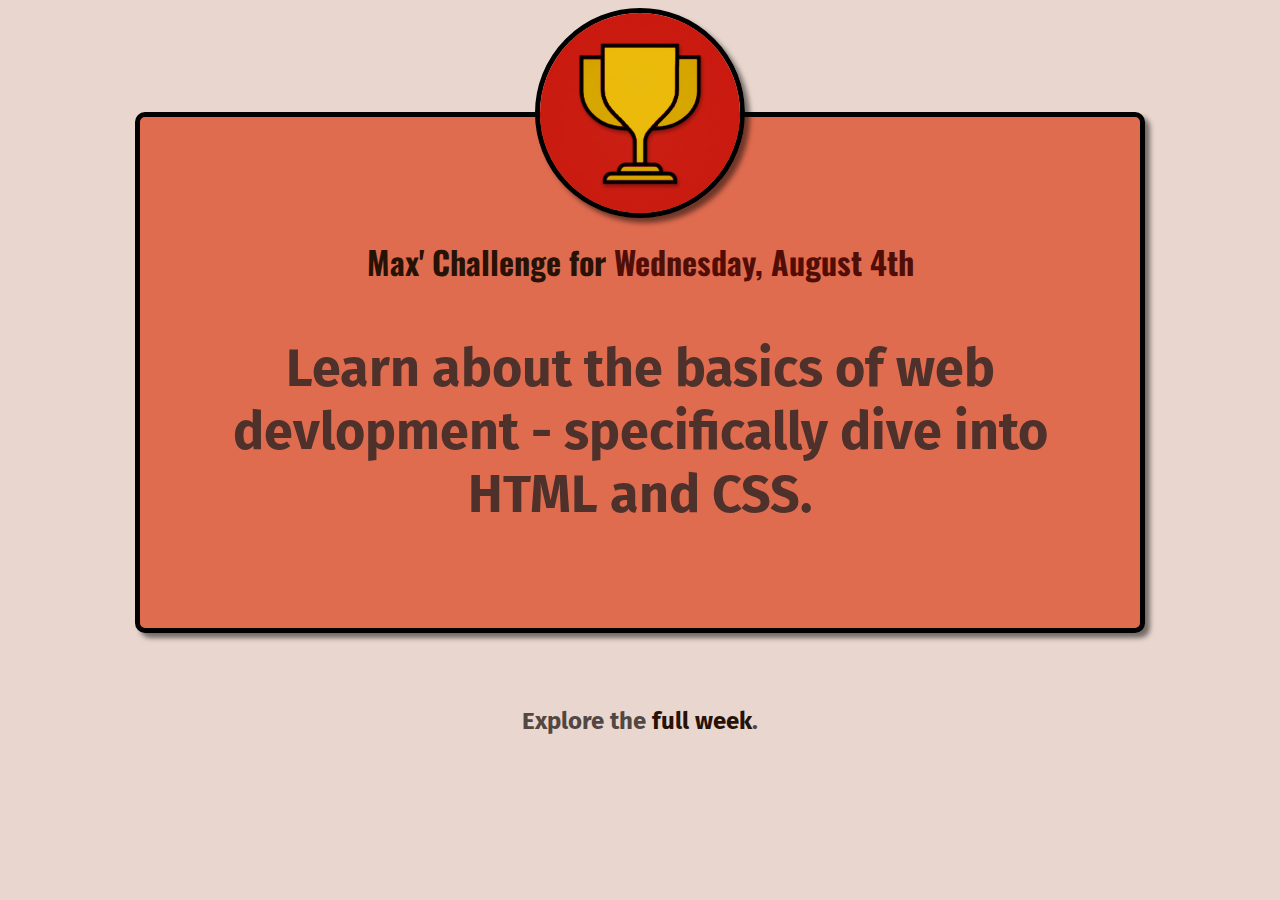
<file: 01-daily-challenge-site/index.html>
<!DOCTYPE html>
<html lang="en">

</html>
<html>

<head>
    <title>My Daily Challenge</title>
    <link rel="stylesheet" href="css/style.css">
</head>

<body>
    <img src="image/challenges-trophy.jpg" alt="challenges-trophy">
    <div id="box">
        <h1>
            Max' Challenge for <span>Wednesday, August 4th</span>
        </h1>
        <p id="todays-challenge">
            Learn about the basics of web devlopment - specifically dive into HTML and CSS.
        </p>
    </div>
    <p id="footer">
        Explore the  <a href="full-week.html">full week</a>.
    </p>
</body>

</html>
</file>
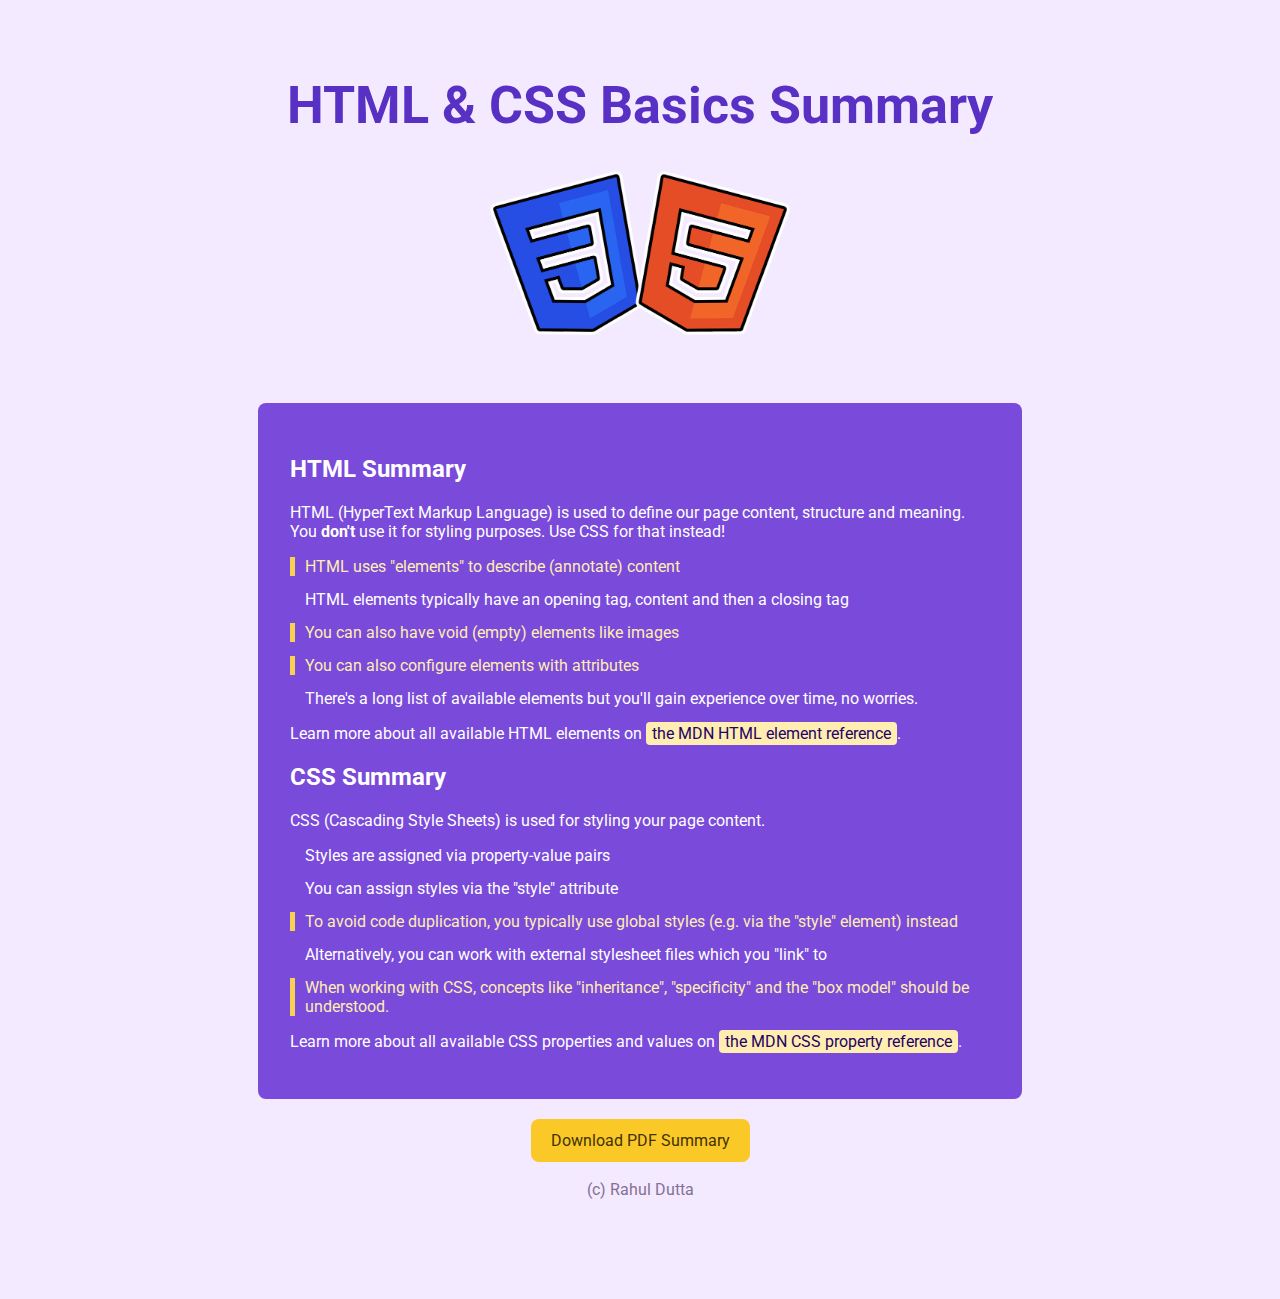
<file: 02-html-css-basic summary-site/index.html>
<!DOCTYPE html>
<html lang="en">

<head>
    <meta charset="UTF-8">
    <meta http-equiv="X-UA-Compatible" content="IE=edge">
    <meta name="viewport" content="width=device-width, initial-scale=1.0">
    <title>HTML & CSS Basics Summary</title>
    <link rel="stylesheet" href="css/style.css">
</head>

<body>

    <header>
        <h1>HTML & CSS Basics Summary</h1>
        <img src="images/html-css.png" alt="html-css">
    </header>
    <main>
        <section>
            <h2>HTML Summary</h2>
            <p>HTML (HyperText Markup Language) is used to define our page content, structure and meaning. You
                <strong>don't</strong> use it for styling purposes. Use CSS for that instead!
            </p>
            <ul id="html-list">
                <li class="extra-important">
                    HTML uses "elements" to describe (annotate) content
                </li>
                <li>
                    HTML elements typically have an opening tag, content and then a
                    closing tag
                </li>
                <li class="extra-important">
                    You can also have void (empty) elements like images
                </li>
                <li class="extra-important">
                    You can also configure elements with attributes
                </li>
                <li>
                    There's a long list of available elements but you'll gain experience
                    over time, no worries.
                </li>
            </ul>
            <p>
                Learn more about all available HTML elements on
                <a href="https://developer.mozilla.org/en-US/docs/Web/HTML/Element">the MDN HTML element reference</a>.
            </p>
        </section>
        <section>
            <h2>CSS Summary</h2>
            <p>
                CSS (Cascading Style Sheets) is used for styling your page content.
            </p>
            <ul id="css-list">
                <li>Styles are assigned via property-value pairs</li>
                <li>You can assign styles via the "style" attribute</li>
                <li class="extra-important">
                    To avoid code duplication, you typically use global styles (e.g. via
                    the "style" element) instead
                </li>
                <li>
                    Alternatively, you can work with external stylesheet files which you
                    "link" to
                </li>
                <li class="extra-important">
                    When working with CSS, concepts like "inheritance", "specificity"
                    and the "box model" should be understood.
                </li>
            </ul>
            <p>
                Learn more about all available CSS properties and values on
                <a href="https://developer.mozilla.org/en-US/docs/Web/CSS/Reference">the MDN CSS property reference</a>.
            </p>
        </section>
    </main>
    <footer>
        <a href="pdfs/html-css-basics-summary.pdf" target="_blank">Download PDF Summary</a>
        <p>(c) Rahul Dutta</p>
    </footer>



</body>

</html>
</file>
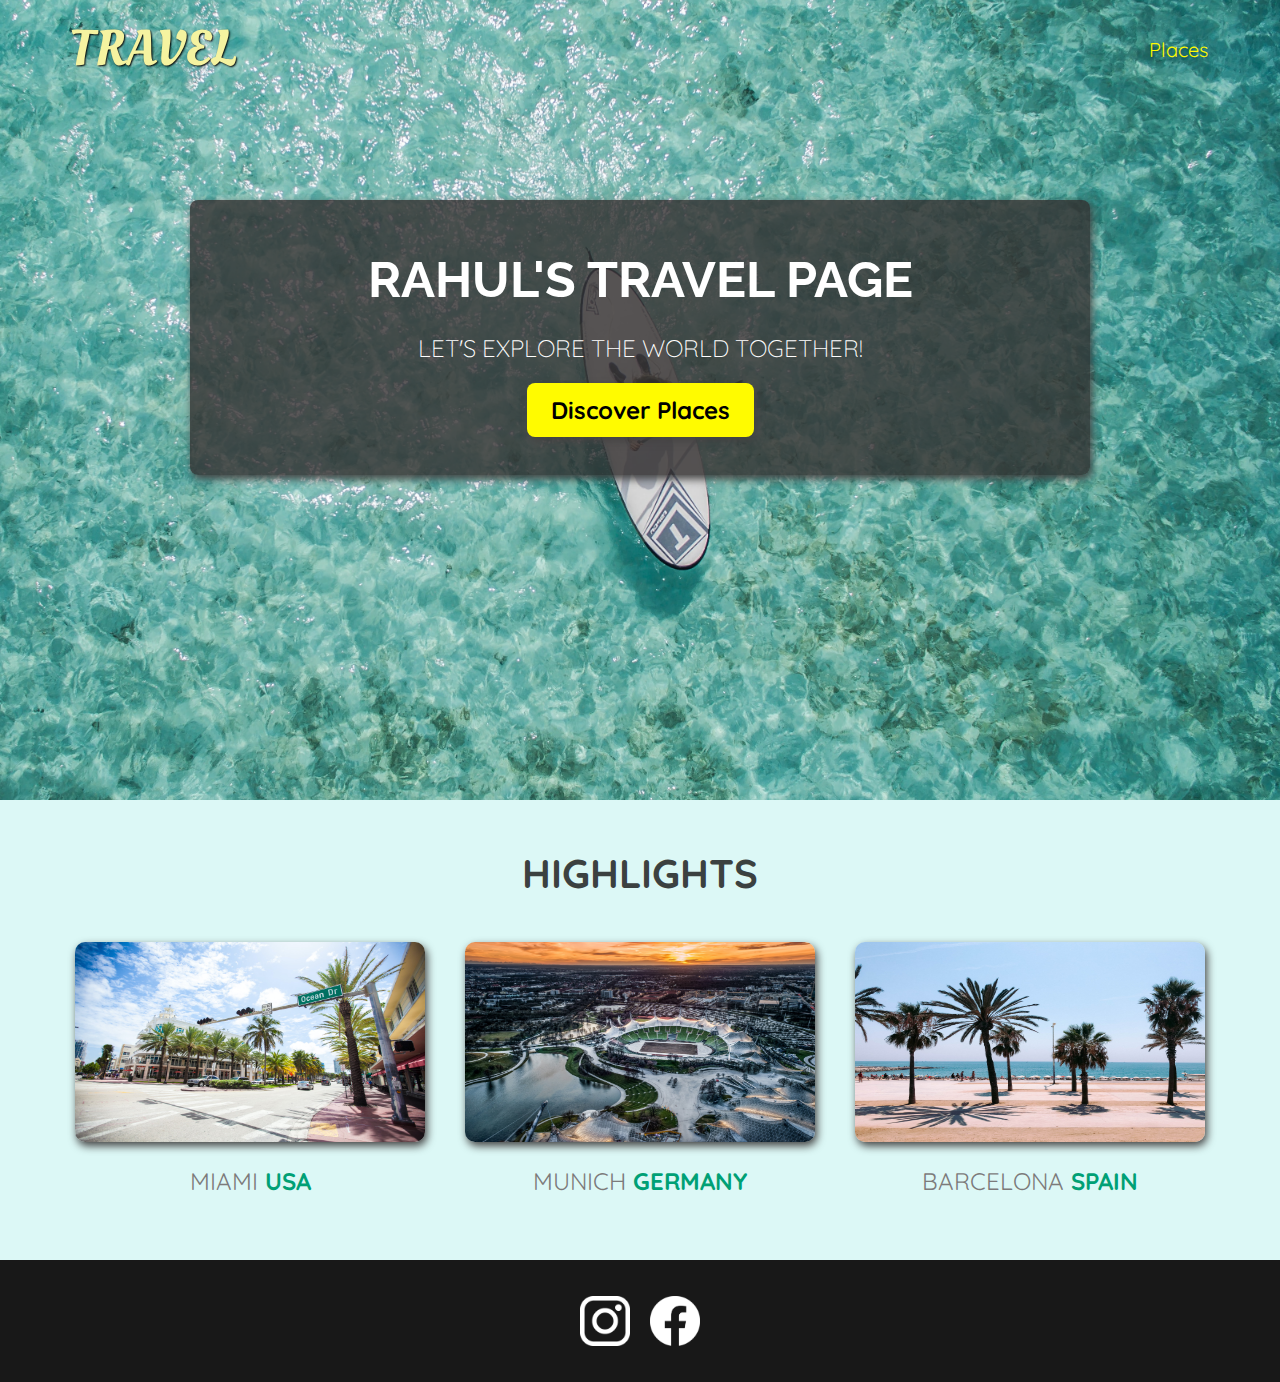
<file: 03-travel-goals/index.html>
<!DOCTYPE html>
<html lang="en">

<head>
    <link
        href="https://fonts.googleapis.com/css2?family=Raleway:wght@700&family=Oleo+Script:wght@700&family=Quicksand:wght@300;500&display=swap"
        rel="stylesheet" />
    <meta charset="UTF-8">
    <title>Travel</title>
    <link rel="stylesheet" href="shared.css">
    <link rel="stylesheet" href="styles.css">
</head>

<body>

    <header>
        <div id="page-logo">
            <a href="index.html">Travel</a>
        </div>
        <nav>
            <ul>
                <li><a href="places.html">Places</a></li>
            </ul>
        </nav>
    </header>

    <main>

        <section id="hero">

            <div id="hero-content">
                <h1>Rahul's Travel Page</h1>
                <p>Let's explore the world together!</p>
                <a href="places.html">Discover Places</a>
            </div>

        </section>

        <section id="highlights">
            <h2>Highlights</h2>
            <ul id="destinations">
                <li class="destination">
                    <img src="images/places/miami.jpg" alt="miami">
                    <p>Miami <strong>USA</strong></p>
                </li>
                <li class="destination">
                    <img src="images/places/munich.jpg" alt="munich">
                    <p>Munich <strong>Germany</strong></p>
                </li>
                <li class="destination">
                    <img src="images/places/barcelona.jpg" alt="barcelona">
                    <p>Barcelona <strong>Spain</strong></p>
                </li>
            </ul>
        </section>
    </main>

    <footer>
        <ul>
            <li>
                <a href="#">
                    <img src="images/icons/insta.png" alt="instagram">
                </a>
            </li>
            <li>
                <a href="#">
                    <img src="images/icons/facebook.png" alt="facebook">
                </a>
            </li>
        </ul>
    </footer>

    



</body>

</html>
</file>
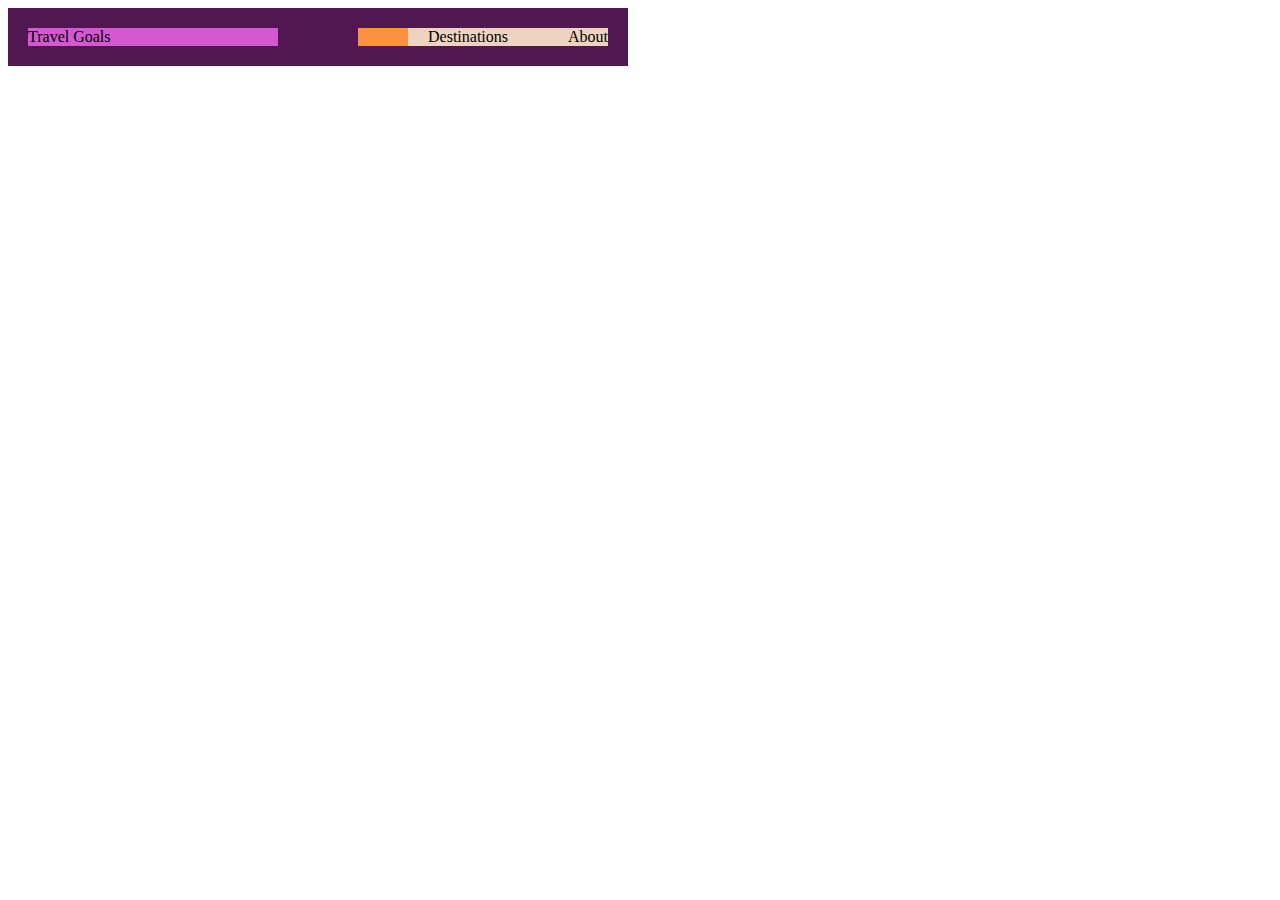
<file: 04-flex-box-intro/index.html>
<!DOCTYPE html>
<html lang="en">

<head>
  <meta charset="UTF-8" />
  <link rel="stylesheet" href="styles.css" />
  <title>Flexbox</title>
</head>

<body>
  
  <header id="container">
    <div>
      <p>Travel Goals</p>
    </div>
    <nav>
      <ul>
        <li>Destinations</li>
        <li>About</li>
      </ul>
    </nav>
  </header>

</body>

</html>
</file>
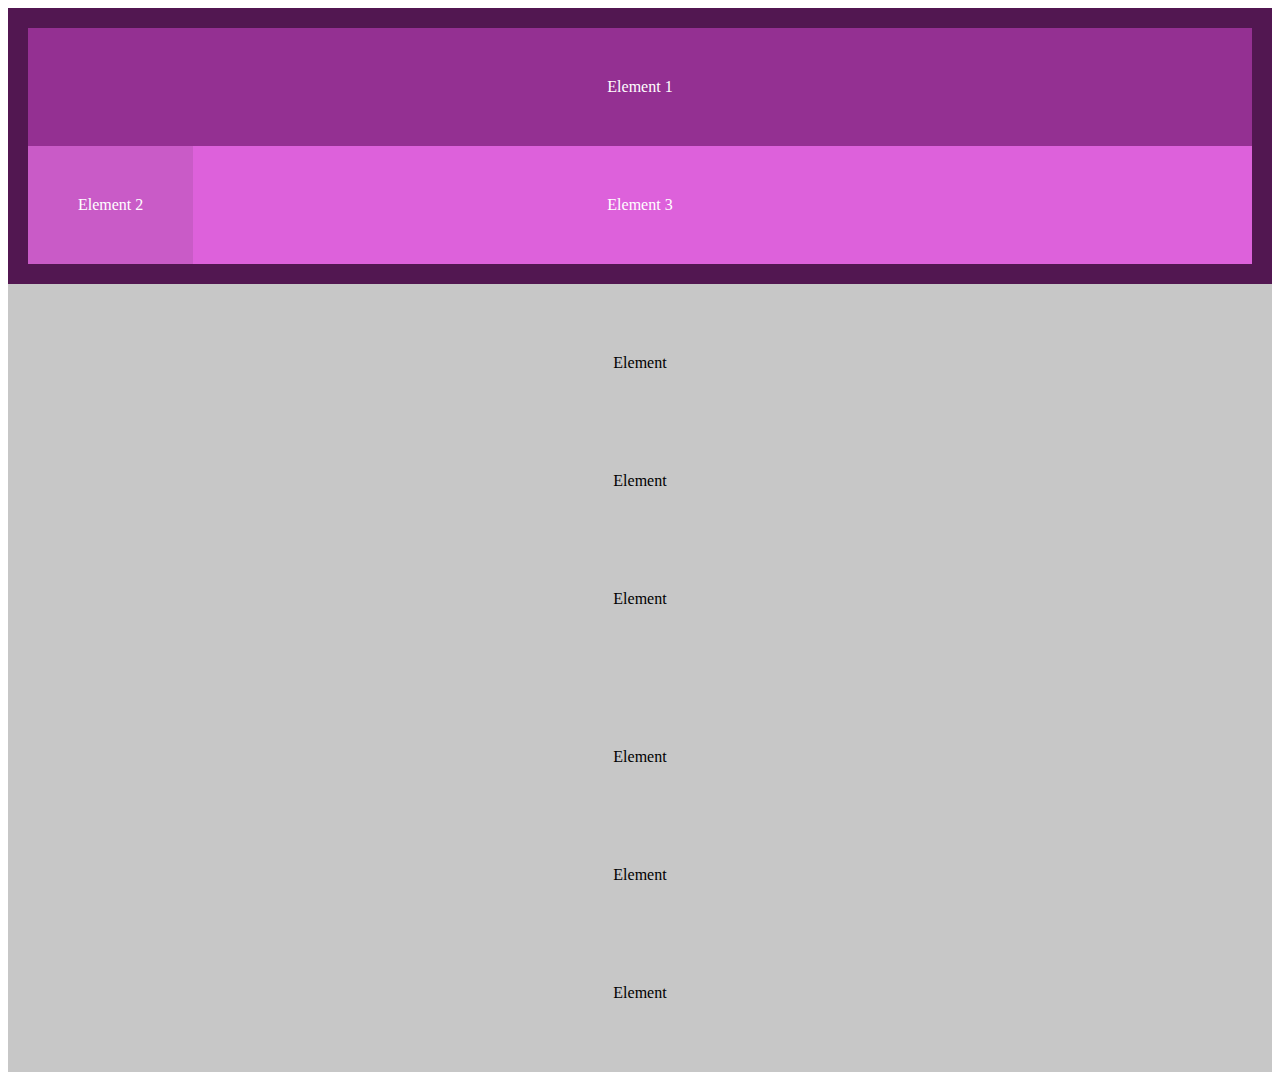
<file: 05-understanding-position/index.html>
<!DOCTYPE html>
<html lang="en">
  <head>
    <meta charset="UTF-8" />
    <link rel="stylesheet" href="styles.css">
    <title>Position</title>
  </head>
  <body>

    
    <div id="container">
      <p id="one">Element 1</p>
      <p id="two">Element 2</p>
      <p id="three">Element 3</p>
    </div>



    <div>
      <p>Element</p>
      <p>Element</p>
      <p>Element</p>
    </div>
    <div>
      <p>Element</p>
      <p>Element</p>
      <p>Element</p>
    </div>
  </body>
</html>
</file>
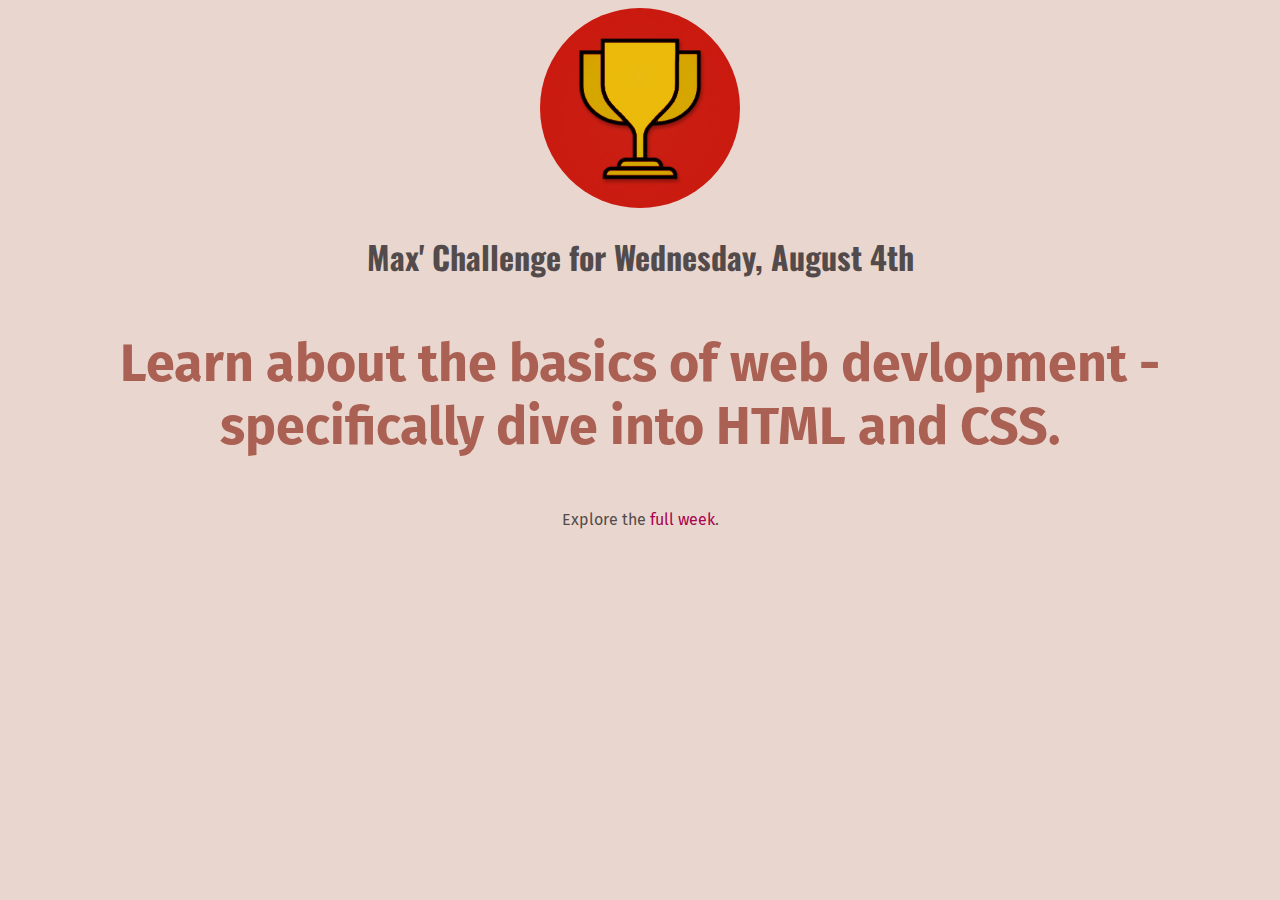
<file: 1.0/index.html>
<!DOCTYPE html>
<html lang="en">

</html>
<html>

<head>
    <title>My Daily Challenge</title>
    <link rel="stylesheet" href="style.css">
</head>

<body>
    <img src="challenges-trophy.jpg" alt="challenges-trophy">
    <h1>
        Max' Challenge for Wednesday, August 4th
    </h1>
    <p id="todays-challenge">
        Learn about the basics of web devlopment - specifically dive into HTML and CSS.
    </p>
    <p>
        Explore the  <a href="full-week.html">full week</a>.
    </p>
</body>

</html>
</file>
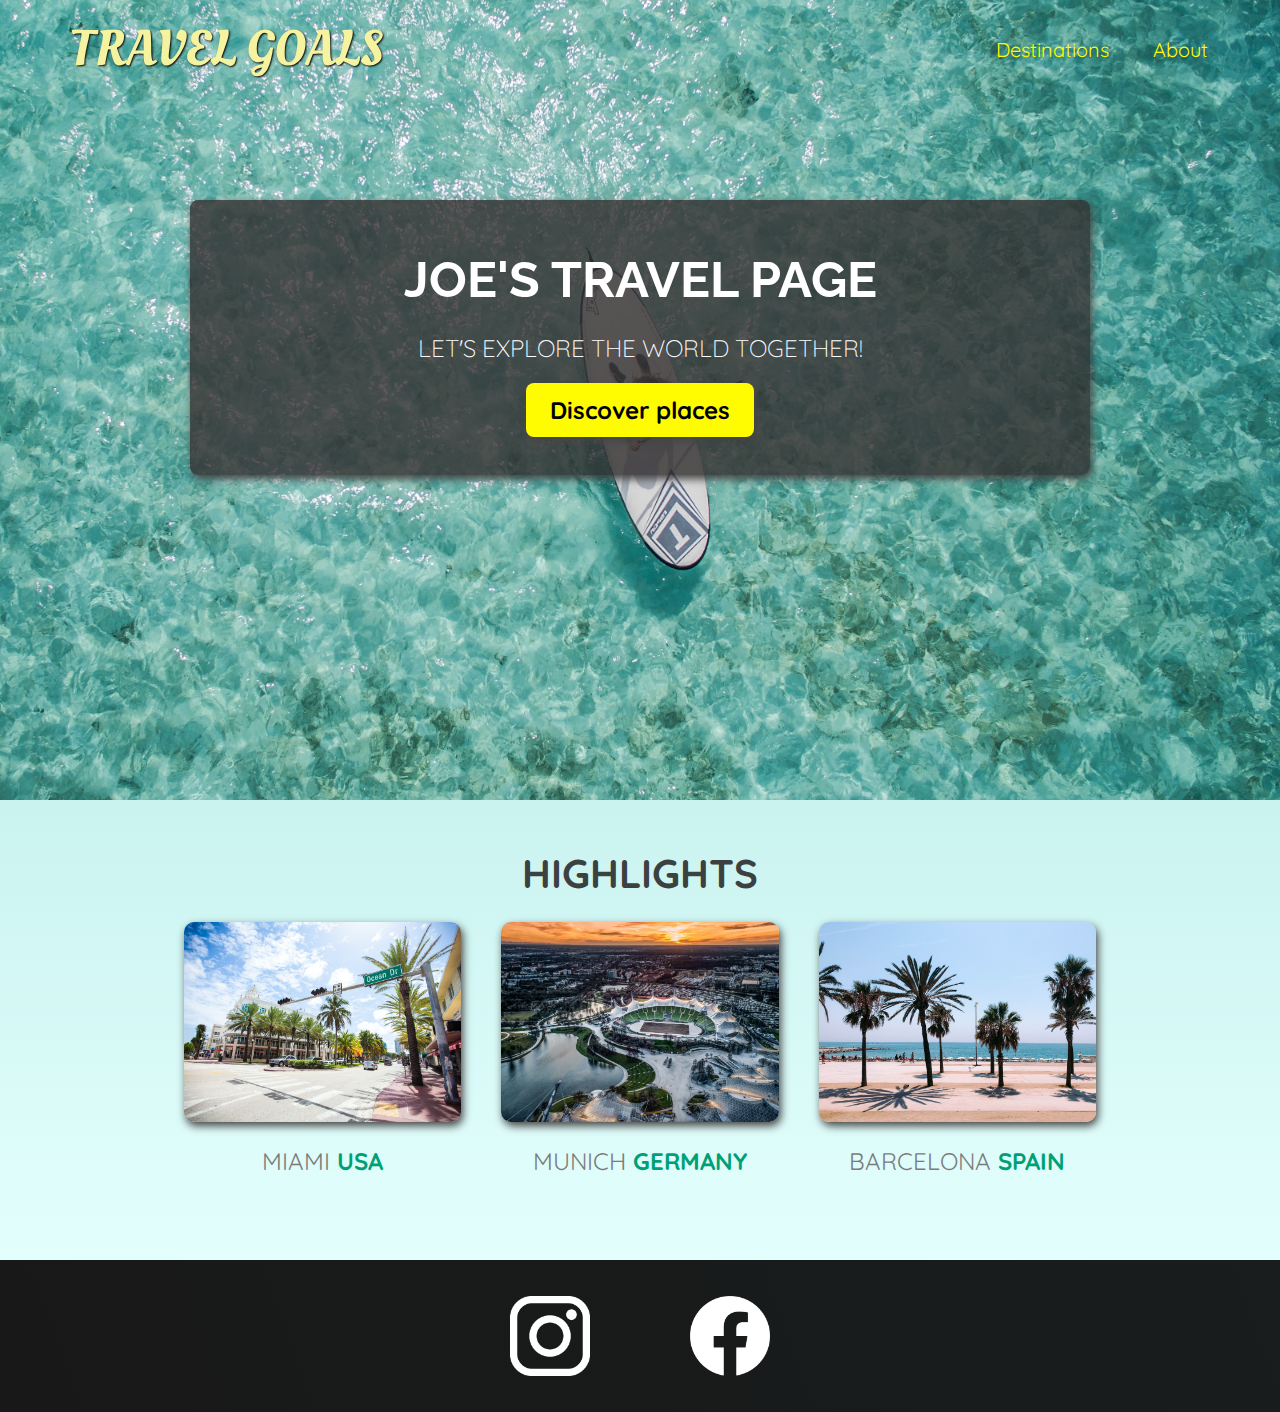
<file: 17-finished-code/index.html>
<!DOCTYPE html>
<html lang="en">

<head>
  <meta charset="UTF-8" />
  <link
    href="https://fonts.googleapis.com/css2?family=Raleway:wght@700&family=Oleo+Script:wght@700&family=Quicksand:wght@300;500&display=swap"
    rel="stylesheet" />
  <link rel="stylesheet" href="shared.css" />
  <link rel="stylesheet" href="styles.css" />
  <title>Travel Goals</title>
</head>

<body>
  <header>
    <div id="page-logo">
      <a href="/index.html">Travel Goals</a>
    </div>
    <nav>
      <ul>
        <li><a href="/places.html">Destinations</a></li>
        <li><a href="">About</a></li>
      </ul>
    </nav>
  </header>
  <main>
    <section id="hero">
      <div id="hero-content">
        <h1>Joe's Travel Page</h1>
        <p>Let's explore the world together!</p>
        <a href="/places.html">Discover places</a>
      </div>
    </section>
    <section id="highlights">
      <h2>Highlights</h2>
      <ul id="destinations">
        <li class="destination">
          <img src="images/places/miami.jpg" alt="Miami streets on sunny day" />
          <p>Miami <strong>USA</strong></p>
        </li>
        <li class="destination">
          <img src="images/places/munich.jpg" alt="Munich stadium in winter" />
          <p>Munich <strong>Germany</strong></p>
        </li>
        <li class="destination">
          <img src="images/places/barcelona.jpg" alt="Palm beach in Barcelona" />
          <p>Barcelona <strong>Spain</strong></p>
        </li>
      </ul>
    </section>
  </main>
  <footer>
    <ul>
      <li>
        <a href="https://www.instagram.com">
          <img src="images/icons/insta.png" alt="Instagram logo" /></a>
      </li>
      <li>
        <a href="https://www.facebook.com">
          <img src="images/icons/facebook.png" alt="Facebook logo" /></a>
      </li>
    </ul>
  </footer>
</body>

</html>
</file>
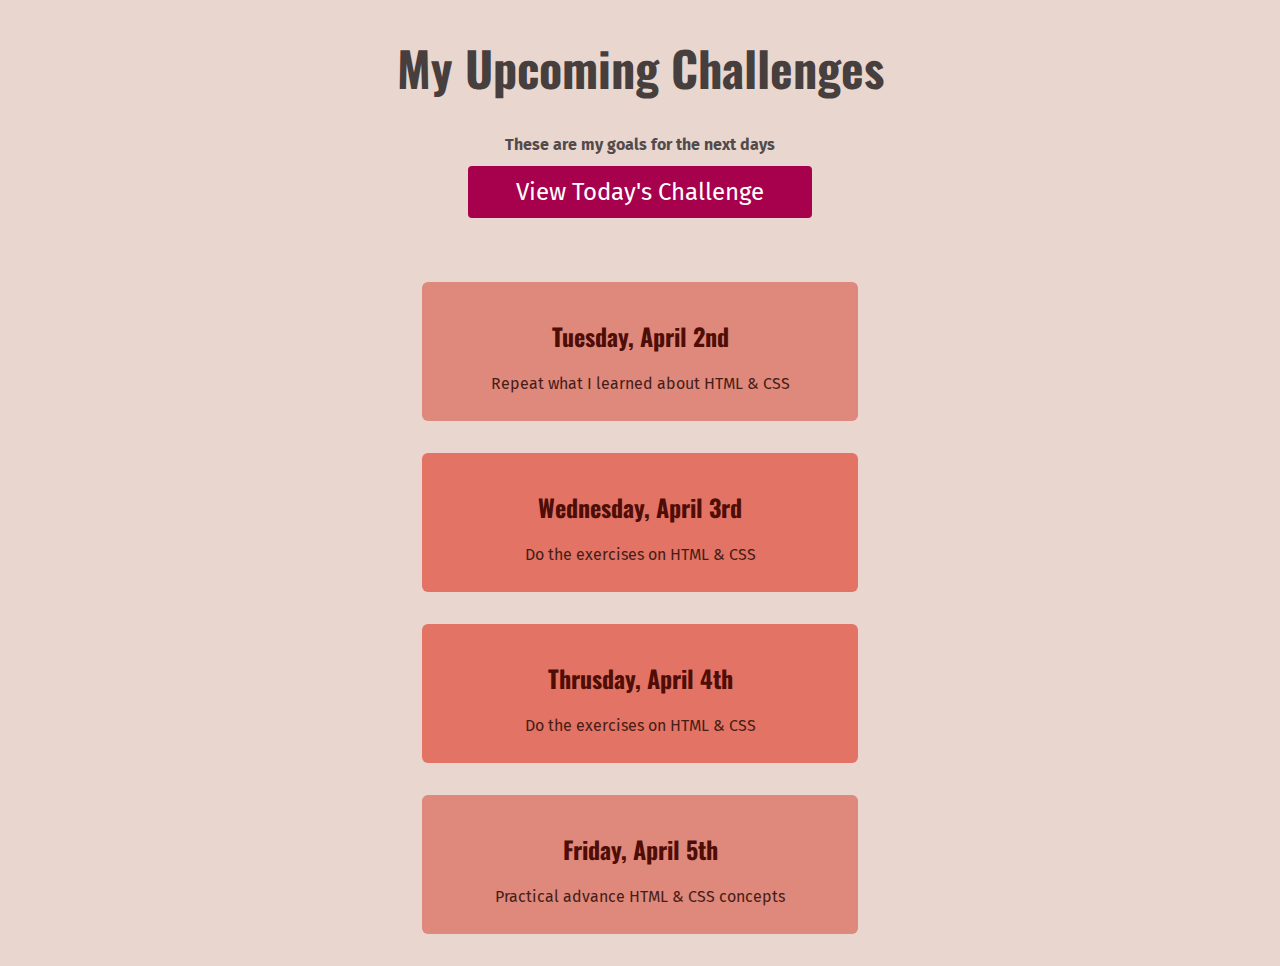
<file: 01-daily-challenge-site/full-week.html>
<!DOCTYPE html>
<html lang="en">

<head>
    <meta charset="UTF-8">
    <title>My Upcoming Challenges</title>
    <link rel="stylesheet" href="css/style.css">
    <link rel="stylesheet" href="css/full-week.css">
</head>

<body>
    <header>
        <h1>My Upcoming Challenges</h1>
        <p id="description">These are my goals for the next days</p>
        <a href="index.html">View Today's Challenge</a>
    </header>
    <main>
        <ol>
            <li>
                <h2>Tuesday, April 2nd</h2>
                <p class="daily-goal">Repeat what I learned about HTML & CSS</p>
            </li>
            <li class="highlight-goal">
                <h2>Wednesday, April 3rd</h2>
                <p class="daily-goal">Do the exercises on HTML & CSS</p>
            </li>
            <li class="highlight-goal">
                <h2>Thrusday, April 4th</h2>
                <p class="daily-goal">Do the exercises on HTML & CSS</p>
            </li>
            <li>
                <h2>Friday, April 5th</h2>
                <p class="daily-goal">Practical advance HTML & CSS concepts</p>
            </li>

        </ol>
    </main>
    <footer>
        
    </footer>
    


    <!-- <ol>
        <li>Monday</li>
        <li>Tuesday</li>
        <li>Wednesday</li>
    </ol>

    <ul>
        <li>Apples</li>
        <li>Bananas</li>
        <li>Tomatoes</li>
    </ul> -->

</body>

</html>
</file>
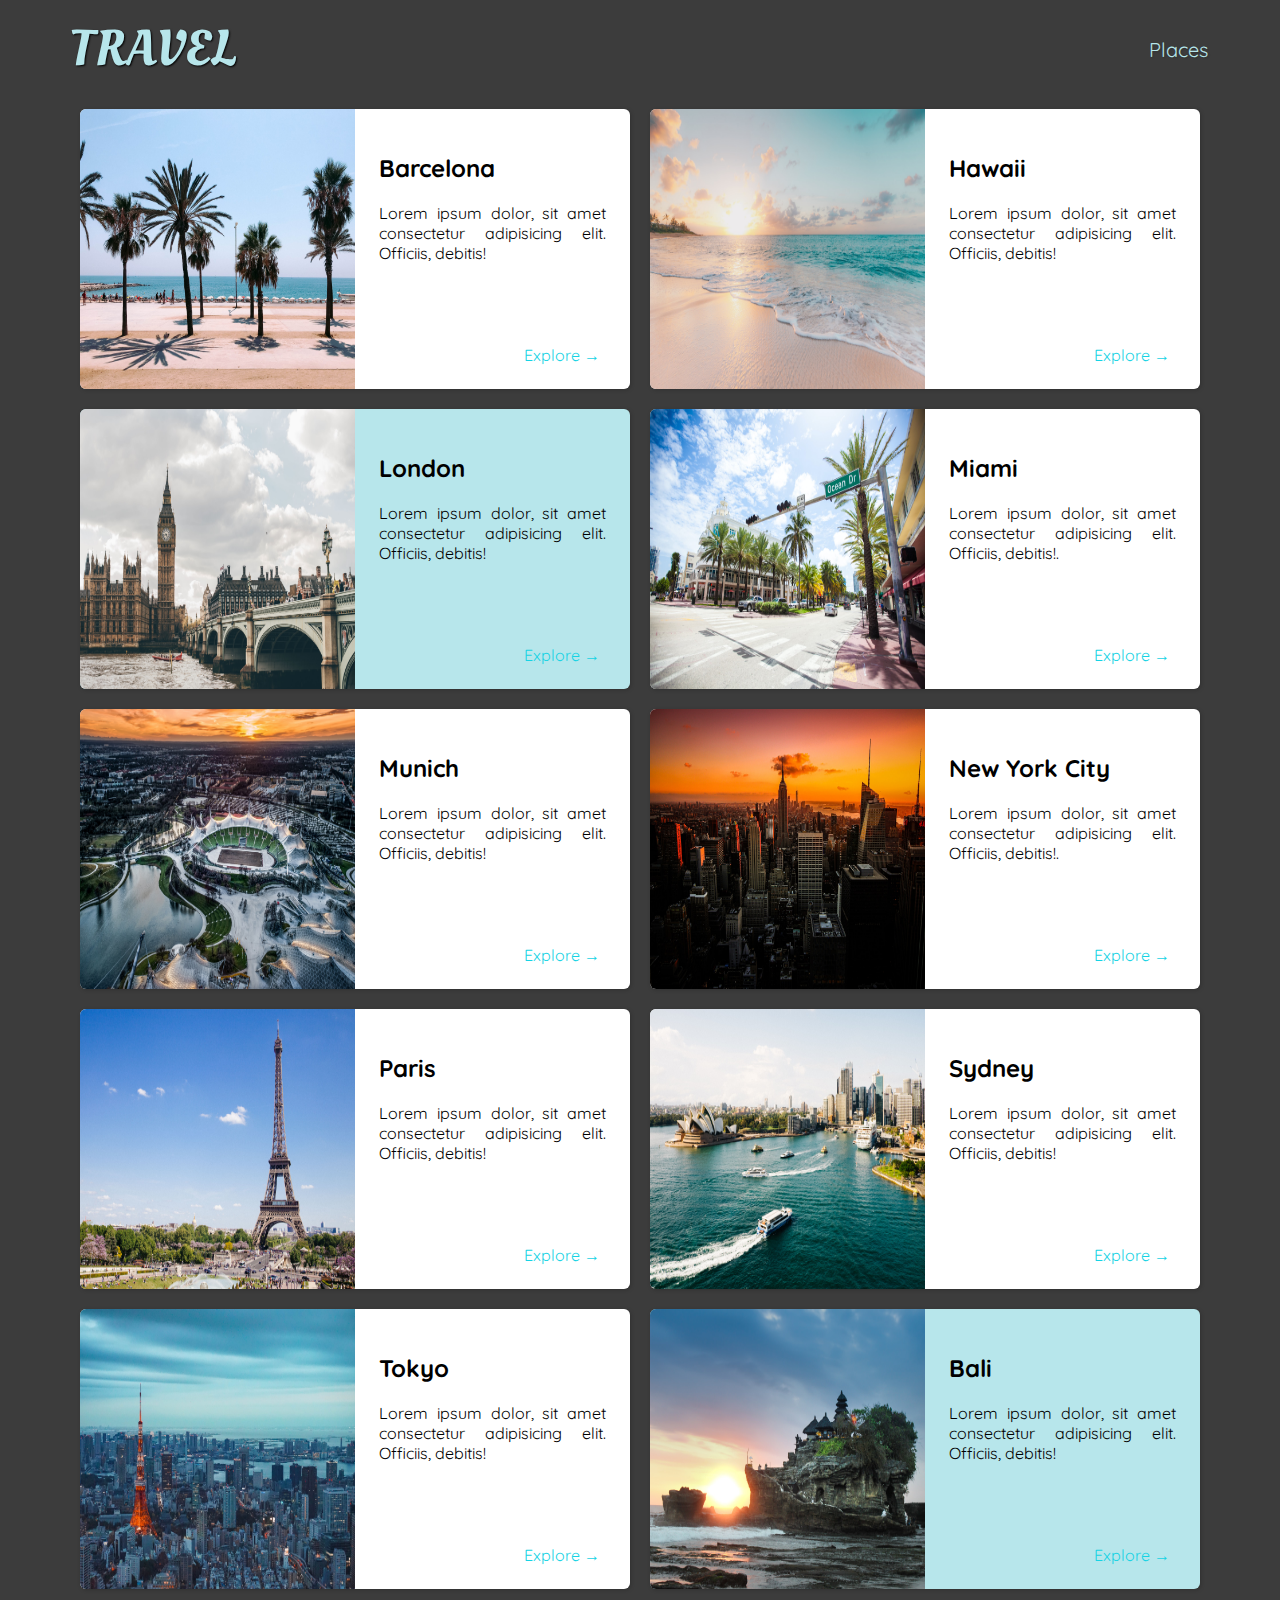
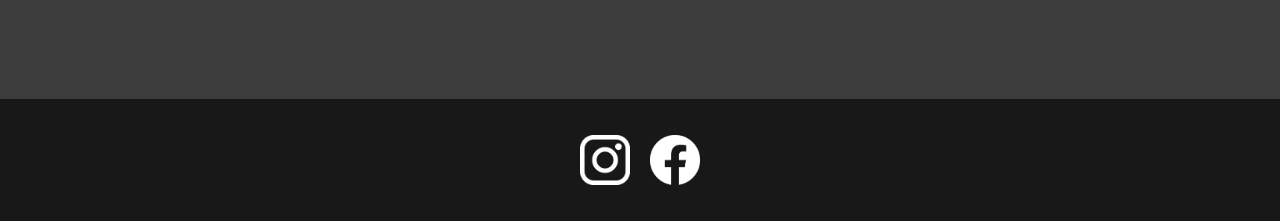
<file: 03-travel-goals/places.html>
<!DOCTYPE html>
<html lang="en">

<head>
    <link
        href="https://fonts.googleapis.com/css2?family=Raleway:wght@700&family=Oleo+Script:wght@700&family=Quicksand:wght@300;500&display=swap"
        rel="stylesheet" />
    <meta charset="UTF-8">
    <title>Places</title>
    <link rel="stylesheet" href="shared.css">
    <link rel="stylesheet" href="places.css">
</head>

<body>
    <header>
        <div id="page-logo">
            <a href="index.html">Travel</a>
        </div>
        <nav>
            <ul>
                <li><a href="places.html">Places</a></li>
            </ul>
        </nav>
    </header>

    <main>
        <ul>
            <li>
                <img src="images/places/barcelona.jpg" alt="City of Barcelona" />
                <div class="item-content">
                    <div>
                        <h2>Barcelona</h2>
                        <p>
                            Lorem ipsum dolor, sit amet consectetur adipisicing elit. Officiis, debitis!
                        </p>
                    </div>
                    <div class="actions">
                        <a href="https://en.wikipedia.org/wiki/Barcelona">Explore &#x2192</a>
                    </div>
                </div>
            </li>
            <li>
                <img src="images/places/hawaii.jpg" alt="Hawaii beach" />
                <div class="item-content">
                    <div>
                        <h2>Hawaii</h2>
                        <p>
                            Lorem ipsum dolor, sit amet consectetur adipisicing elit. Officiis, debitis!
                        </p>
                    </div>
                    <div class="actions">
                        <a href="https://en.wikipedia.org/wiki/Hawaii">Explore &#x2192</a>
                    </div>
                </div>
            </li>
            <li class="highlight-place">
                <img src="images/places/london.jpg" alt="London city" />
                <div class="item-content">
                    <div>
                        <h2>London</h2>
                        <p>
                            Lorem ipsum dolor, sit amet consectetur adipisicing elit. Officiis, debitis!
                        </p>
                    </div>
                    <div class="actions">
                        <a href="https://en.wikipedia.org/wiki/London">Explore &#x2192</a>
                    </div>
                </div>
            </li>
            <li>
                <img src="images/places/miami.jpg" alt="Miami streets" />
                <div class="item-content">
                    <div>
                        <h2>Miami</h2>
                        <p>
                            Lorem ipsum dolor, sit amet consectetur adipisicing elit. Officiis, debitis!.
                        </p>
                    </div>
                    <div class="actions">
                        <a href="https://en.wikipedia.org/wiki/Miami">Explore &#x2192</a>
                    </div>
                </div>
            </li>
            <li>
                <img src="images/places/munich.jpg" alt="Munich football stadium" />
                <div class="item-content">
                    <div>
                        <h2>Munich</h2>
                        <p>
                            Lorem ipsum dolor, sit amet consectetur adipisicing elit. Officiis, debitis!
                        </p>
                    </div>
                    <div class="actions">
                        <a href="https://en.wikipedia.org/wiki/Munich">Explore &#x2192</a>
                    </div>
                </div>
            </li>
            <li>
                <img src="images/places/new-york-city.jpg" alt="New York City skyline" />
                <div class="item-content">
                    <div>
                        <h2>New York City</h2>
                        <p>
                            Lorem ipsum dolor, sit amet consectetur adipisicing elit. Officiis, debitis!.
                        </p>
                    </div>
                    <div class="actions">
                        <a href="https://en.wikipedia.org/wiki/New_York_City">Explore &#x2192</a>
                    </div>
                </div>
            </li>
            <li>
                <img src="images/places/paris.jpg" alt="Paris city" />
                <div class="item-content">
                    <div>
                        <h2>Paris</h2>
                        <p>
                            Lorem ipsum dolor, sit amet consectetur adipisicing elit. Officiis, debitis!
                        </p>
                    </div>
                    <div class="actions">
                        <a href="https://en.wikipedia.org/wiki/Paris">Explore &#x2192</a>
                    </div>
                </div>
            </li>
            <li>
                <img src="images/places/sydney.jpg" alt="Sydney beach" />
                <div class="item-content">
                    <div>
                        <h2>Sydney</h2>
                        <p>
                            Lorem ipsum dolor, sit amet consectetur adipisicing elit. Officiis, debitis!
                        </p>
                    </div>
                    <div class="actions">
                        <a href="https://en.wikipedia.org/wiki/Sydney">Explore &#x2192</a>
                    </div>
                </div>
            </li>
            <li>
                <img src="images/places/tokyo.jpg" alt="Tokyo skyline" />
                <div class="item-content">
                    <div>
                        <h2>Tokyo</h2>
                        <p>
                            Lorem ipsum dolor, sit amet consectetur adipisicing elit. Officiis, debitis!
                        </p>
                    </div>
                    <div class="actions">
                        <a href="https://en.wikipedia.org/wiki/Tokyo">Explore &#x2192</a>
                    </div>
                </div>
            </li>
            <li class="highlight-place">
                <img src="images/places/bali.jpg" alt="Bali beach" />
                <div class="item-content">
                    <div>
                        <h2>Bali</h2>
                        <p>
                            Lorem ipsum dolor, sit amet consectetur adipisicing elit. Officiis, debitis!
                        </p>
                    </div>
                    <div class="actions">
                        <a href="https://en.wikipedia.org/wiki/Bali">Explore &#x2192</a>
                    </div>
                </div>
            </li>
        </ul>
    </main>


    <footer>
        <ul>
            <li>
                <a href="#">
                    <img src="images/icons/insta.png" alt="instagram">
                </a>
            </li>
            <li>
                <a href="#">
                    <img src="images/icons/facebook.png" alt="facebook">
                </a>
            </li>
        </ul>
    </footer>
</body>

</html>
</file>
<file: 01-daily-challenge-site/css/style.css>
@import url("https://fonts.googleapis.com/css2?family=Fira+Sans:wght@400;700&family=Oswald:wght@700&display=swap");

body {
  text-align: center;
  background-color: rgb(233, 215, 207);
}

#box{
  margin: auto;
  width: 80%;
  max-width: 900px;
  border: 5px solid black;
  border-radius: 10px;
  padding: 50px;
  padding-top: 100px;
  background-color: rgb(224, 108, 80);
  box-shadow: 5px 5px 5px rgba(0, 0, 0, 0.5);
}

#box h1{
  color: rgb(39, 18, 5);
}

#box h1 span{
  color: rgb(81, 14, 7);
}

img {
  height: 200px;
  width: 200px;
  border-radius: 50%;
  border: 5px solid black;
  margin-bottom: -110px;
  box-shadow: 5px 5px 5px rgba(0, 0, 0, 0.5);
}

h1 {
  font-family: "Oswald", sans-serif;
  color: rgb(83, 75, 75);
}

h2{
  color: rgb(83, 75, 75);
}

#box p{
  color: rgb(78, 49, 43);
}

p {
  font-family: "Fira Sans", sans-serif;
  color: rgb(83, 75, 75);
}

a {
  font-family: "Fira Sans", sans-serif;
  color: rgb(167, 1, 78);
  text-decoration: none;
}

a:hover {
  text-decoration: underline;
}

#todays-challenge {
  color: rgb(170, 96, 83);
  font-weight: bold;
  font-size: 52px;
  font-family: "Fira Sans", sans-serif;
}

#footer{
  font-size: x-large;
  color: rgb(82, 71, 66);
  padding-top: 50px;
  font-weight: bold;
}


#footer a{
  color: rgb(39, 18, 5);
}
</file>
<file: 02-html-css-basic summary-site/css/style.css>
@import url("https://fonts.googleapis.com/css2?family=Roboto:ital,wght@0,700;1,400&display=swap");

body {
  font-family: "Roboto", sans-serif;
  background-color: rgb(244, 234, 255);
}

h1 {
  color: rgb(88, 49, 196);
  font-size: 52px;
}

header {
  text-align: center;
  padding: 32px;
}

img {
  width: 300px;
}

main {
  width: 80%;
  margin: 32px auto;
  background-color: rgb(122, 74, 218);
  border-radius: 8px;
  padding: 32px;
  color: #fff;
  max-width: 700px;
}

ul {
  margin: 0px;
  list-style: none;
  padding: 0px;
}

li {
  margin: 14px 0px;
  padding-left: 10px;
  border-left: 5px solid transparent;
}

.extra-important {
  margin: 14px 0px;
  padding-left: 10px;
  border-left: 5px solid transparent;
  color: rgb(255, 237, 177);
  border-color: rgb(247, 209, 85);
}

main a {
  text-decoration: none;
  color: rgb(36, 3, 102);
  background-color: rgb(255, 237, 177);
  padding: 2px 6px;
  border-radius: 4px;
}

main a:hover {
  background-color: rgb(250, 201, 39);
}

footer {
  text-align: center;
  margin-bottom: 100px;
}

footer p {
  color: rgb(131, 113, 149);
  margin-top: 30px;
}

footer a {
  text-decoration: none;
  padding: 12px 20px;
  border-radius: 8px;
  background-color: rgb(250, 201, 39);
  color: rgb(66, 51, 4);
}

footer a:hover {
  background-color: rgb(255, 186, 58);
}
</file>
<file: 03-travel-goals/shared.css>
body {
  font-family: "Quicksand", sans-serif;
  margin: 0px;
}

ul {
  list-style: none;
  margin: 0;
  padding: 0;
}

/* header  */

header {
  display: flex;
  justify-content: space-between;
  align-items: center;
  padding: 15px 60px;
  position: absolute;
  width: 100%;
  box-sizing: border-box;
  top: 0;
  left: 0;
}

#page-logo a {
  padding: 10px;
  font-family: "Oleo Script", sans-serif;
  color: rgb(245, 243, 160);
  font-size: 50px;
  text-decoration: none;
  text-transform: uppercase;
  text-shadow: 1px 1px 2px rgb(0, 0, 0);
}

header ul {
  display: flex;
  flex-wrap: nowrap;
}

header li {
  margin-left: 20px;
}

header li a {
  color: rgb(255, 251, 0);
  text-decoration: none;
  font-size: 20px;
  padding: 12px;
  text-shadow: 1px 1px 2px rgba(0, 0, 0, 0.2);
  border-radius: 6px;
}

header li a:hover {
  color: rgb(77, 77, 77);
  background-color: rgb(255, 251, 0);
}

/* footer  */
footer {
  background-color: rgb(24, 24, 24);
  padding: 36px 0px;
  height: 50px;
}

footer ul {
  list-style: none;
  display: flex;
  justify-content: center;
  height: 100%;
}

footer ul li {
  margin: 0px 10px;
}

footer img {
  height: 100%;
}
</file>
<file: 03-travel-goals/styles.css>
/* hero section  */
#hero {
  height: 800px;
  background-image: url("images/places/ocean.jpg");
  background-position: center;
  background-size: cover;
}

#hero-content {
  max-width: 900px;
  width: 80%;
  background-color: rgba(51, 47, 47, 0.8);
  box-shadow: 2px 4px 8px rgb(68, 67, 67);
  border-radius: 8px;
  text-align: center;
  padding: 50px 0px;
  margin: 0px auto;
  position: relative;
  top: 200px;
}

#hero-content h1 {
  color: white;
  text-transform: uppercase;
  font-size: 50px;
  font-family: "Raleway", sans-serif;
  margin: 0;
}

#hero-content p {
  color: white;
  text-transform: uppercase;
  font-size: 24px;
  font-weight: 300;
  margin-bottom: 32px;
}

#hero-content a {
  text-decoration: none;
  background-color: rgb(255, 251, 0);
  padding: 12px 24px;
  color: black;
  font-size: 24px;
  font-weight: bold;
  border-radius: 8px;
  box-shadow: 2px 4px 8px rgb(68, 67, 67);
}

#hero-content a:hover {
  background-color: rgb(255, 238, 0);
}

/* highlightes  */
#highlights {
  padding: 24px;
  text-align: center;
  background-color: rgb(220, 248, 246);
}

#highlights h2 {
  text-transform: uppercase;
  text-align: center;
  font-size: 40px;
  color: rgb(59, 65, 64);
  margin: 24px 0px;
}

#destinations {
  display: flex;
  flex-wrap: wrap;
  justify-content: center;
}

.destination {
  width: 30%;
  min-width: 350px;
  max-width: 350px;
  padding: 10px;
  margin: 10px;
}

.destination img {
  height: 200px;
  width: 100%;
  box-shadow: rgb(68, 67, 67) 2px 4px 8px;
  border-radius: 10px;
}

.destination p {
  text-transform: uppercase;
  text-align: center;
  font-size: 24px;
  color: rgb(124, 123, 123);
  margin: 20px 0px;
}

.destination p strong {
  color: rgb(0, 160, 117);
}
</file>
<file: 04-flex-box-intro/styles.css>
#container {
  background-color: rgb(82, 23, 81);
  padding: 10px;
  width: 600px;
  display: flex;
  flex-direction: row;
  align-items: center;
  justify-content: space-between;
}

p {
  background-color: rgb(211, 88, 209);
  margin: 10px;
  width: 250px;
}

ul {
  background-color: rgb(250, 146, 63);
  list-style: none;
  width: 250px;
  margin: 10px;
  padding: 0;
  display: flex;
  justify-content: flex-end;
}

li {
  background-color: rgb(238, 212, 192);
  width: 100px;
  text-align: right;
}
</file>
<file: 05-understanding-position/styles.css>
div {
  background-color: #c7c7c7;
  padding: 20px;
  text-align: center;
}

p {
  color: black;
  padding: 50px;
  margin: 0;
}

#container {
  background-color: #521751;
}

#container p {
  color: white;
}

#one {
  background-color: #943092;
}

#two {
  background-color: #c95bc7;
  position: absolute;
}

#three {
  background-color: #dd61db;
}
</file>
<file: 1.0/style.css>
@import url("https://fonts.googleapis.com/css2?family=Fira+Sans:wght@400;700&family=Oswald:wght@700&display=swap");

body {
  text-align: center;
  background-color: rgb(233, 215, 207);
}

img {
  height: 200px;
  width: 200px;
  border-radius: 50%;
}

h1 {
  font-family: "Oswald", sans-serif;
  color: rgb(83, 75, 75);
}

p {
  font-family: "Fira Sans", sans-serif;
  color: rgb(83, 75, 75);
}

a {
  font-family: "Fira Sans", sans-serif;
  color: rgb(167, 1, 78);
  text-decoration: none;
}

a:hover {
  text-decoration: underline;
}

#todays-challenge {
  color: rgb(170, 96, 83);
  font-weight: bold;
  font-size: 52px;
  font-family: "Fira Sans", sans-serif;
}
</file>
<file: 17-finished-code/shared.css>
body {
  font-family: "Quicksand", sans-serif;
  margin: 0;
}

ul {
  list-style: none;
  margin: 0;
  padding: 0;
}

header {
  display: flex;
  justify-content: space-between;
  align-items: center;
  padding: 15px 60px;
  position: absolute;
  width: 100%;
  top: 0;
  left: 0;
  box-sizing: border-box;
}

#page-logo a {
  padding: 10px;
  font-family: "Oleo Script", sans-serif;
  color: rgb(245, 243, 160);
  font-size: 50px;
  text-decoration: none;
  text-transform: uppercase;
  text-shadow: 1px 1px 2px rgb(0, 0, 0);
}

header ul {
  display: flex;
}

header li {
  margin-left: 20px;
}

header a {
  color: rgb(255, 251, 0);
  text-decoration: none;
  font-size: 20px;
  padding: 12px;
  text-shadow: 1px 1px 2px rgba(0, 0, 0, 0.2);
  border-radius: 6px;
}

header nav a:hover {
  color: rgb(77, 77, 77);
  background-color: rgb(255, 251, 0);
}

footer {
  background: linear-gradient(70deg, rgb(24, 24,24), rgb(25, 29, 29));
  padding: 36px 0;
}

footer ul {
  display: flex;
  justify-content: center;
  /* padding: 40px; */
}

footer li {
  width: 80px;
  height: 80px;
  margin: 0 50px;
}

footer img {
  width: 100%;
  height: 100%;
}
</file>
<file: 17-finished-code/styles.css>
#hero {
  height: 800px;
  background-image: url("images/places/ocean.jpg");
  background-position: center;
  background-size: cover;
}

#hero-content {
  width: 900px;
  background-color: rgba(51, 47, 47, 0.8);
  box-shadow: 2px 4px 8px rgb(68, 67, 67);
  border-radius: 8px;
  text-align: center;
  padding: 50px 0;
  margin: 0 auto;
  position: relative;
  top: 200px;
}

#hero-content h1 {
  color: white;
  text-transform: uppercase;
  font-size: 50px;
  font-family: "Raleway", sans-serif;
  margin: 0;
}

#hero-content p {
  color: white;
  text-transform: uppercase;
  font-size: 24px;
  font-weight: 300;
  margin-bottom: 32px;
}

#hero-content a {
  text-decoration: none;
  background-color: rgb(255, 251, 0);
  padding: 12px 24px;
  color: black;
  font-size: 24px;
  font-weight: bold;
  border-radius: 8px;
  box-shadow: 2px 4px 8px rgb(68, 67, 67);
}

#hero-content a:hover {
  background-color: rgb(255, 238, 0);
}

#highlights {
  padding: 24px;
  background: linear-gradient(0deg, rgb(227, 255, 253), rgb(202, 243, 240));
}

#highlights h2 {
  text-transform: uppercase;
  text-align: center;
  font-size: 40px;
  color: rgb(59, 65, 64);
  margin: 24px 0;
}

#destinations {
  display: flex;
  justify-content: center;
  width: 90%;
  margin: auto;
  margin-bottom: 40px;
}

.destination {
  margin: 0 20px;
  text-transform: uppercase;
  width: 25%;
}

.destination p {
  text-align: center;
  font-size: 24px;
  color: rgb(124, 123, 123);
  margin: 20px 0;
}

.destination img {
  height: 200px;
  width: 100%;
  box-shadow: 2px 4px 8px rgb(68, 67, 67);
  border-radius: 10px;
  object-fit: cover;
}

.destination strong {
  color: rgb(0, 160, 117);
}
</file>
<file: 01-daily-challenge-site/css/full-week.css>
header {
  margin-bottom: 64px;
}

h1 {
  font-size: 48px;
  color: rgb(71, 62, 62);

}

a {
  background-color: rgb(167, 1, 78);
  color: white;
  border-radius: 4px;
  font-size: 24px;
  padding: 12px 48px;
  display: inline-block;
}

a:hover {
  background-color: rgb(180, 12, 90);
  text-decoration: none;
}

ol {
  list-style: none;
  width: 500px;
  margin: auto;
  padding-left: 0;
}

li {
  margin: 32px;
  padding: 16px;
  background-color: rgb(223, 136, 124);
  border-radius: 6px;
  
}

li:hover{
  cursor: pointer;
  box-shadow: 5px 5px 4px rgba(0, 0, 0, 0.2);
}

h2 {
  color: rgb(78, 13, 5);
  font-family: "Oswald", sans-serif;
}

#description {
  margin: 12px;
  font-weight: bold;
}

.daily-goal {
  margin: 12px;
  color: rgb(71, 29, 22);
}

.highlight-goal {
  background-color: rgb(226, 115, 101);
}
</file>
<file: 03-travel-goals/places.css>
body {
  background-color: rgb(60, 60, 60);
}

header {
  position: static;
}

#page-logo a {
  color: rgb(183, 230, 235);
}

header li a {
  color: rgb(183, 230, 235);
}

header li a:hover {
  background-color: rgb(183, 230, 235);
}

main ul {
  width: 90%;
  max-width: 1200px;
  margin: 0 auto;
  display: flex;
  flex-wrap: wrap;
  justify-content: center;
  padding-bottom: 100px;
}

main li {
  display: flex;
  background-color: white;
  box-shadow: 1px 1px 4px rgba(0, 0, 0, 0.2);
  border-radius: 6px;
  overflow: hidden;
  width: 550px;
  max-height: 300px;
  margin: 10px 10px;
}

main .highlight-place {
  background-color: rgb(183, 230, 235);
}

main li img {
  width: 50%;
  max-width: 300px;
  height: 280px;
}

.item-content {
  padding: 24px;
  display: flex;
  flex-direction: column;
  justify-content: space-between;
}

.item-content p {
  text-align: justify;
}

.actions {
  text-align: right;
}

.actions a {
  text-decoration: none;
  padding: 6px;
  color: rgb(22, 211, 228);
  border-radius: 5px;
}

.actions a:hover {
  background-color: rgb(235, 253, 255);
}
</file>
